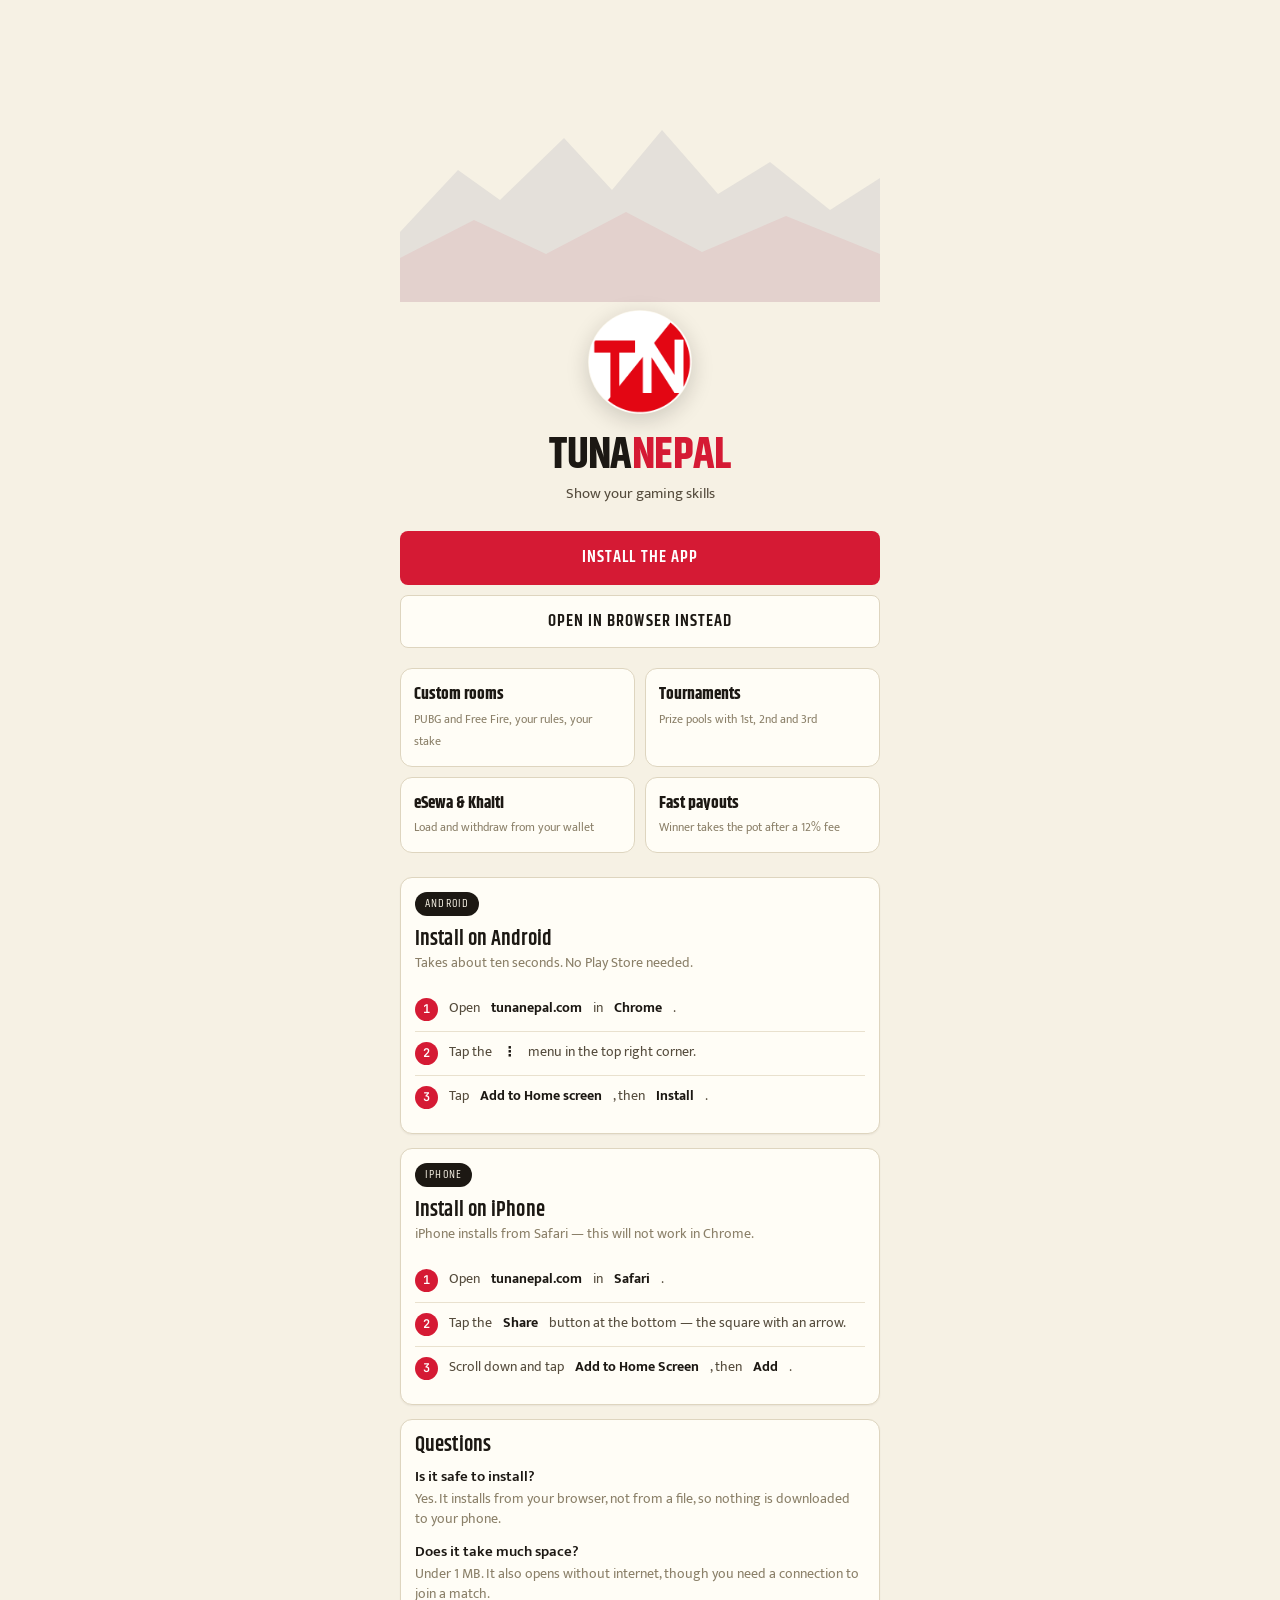
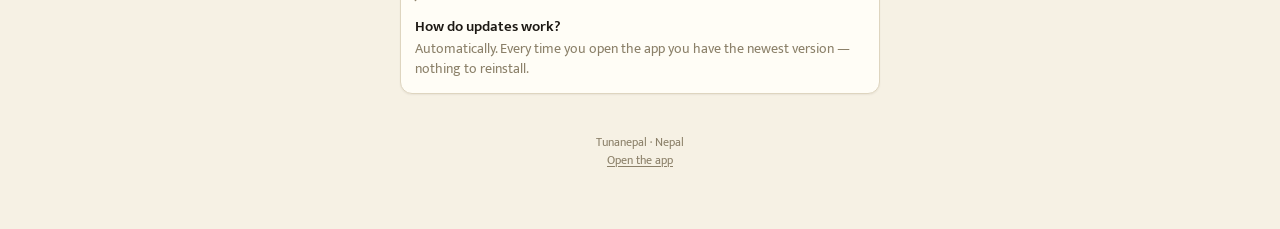
<file: download.html>
<!doctype html>
<html lang="en" data-theme="cream">
<head>
<meta charset="utf-8">
<meta name="viewport" content="width=device-width, initial-scale=1, viewport-fit=cover">
<title>Get the Tunanepal app — Show your gaming skills</title>
<meta name="description" content="Install Tunanepal on your phone. PUBG Mobile and Free Fire custom matches and tournaments in Nepal.">
<meta name="theme-color" content="#F6F1E4">

<meta property="og:title" content="Tunanepal — Show your gaming skills">
<meta property="og:description" content="PUBG Mobile and Free Fire custom matches and tournaments in Nepal.">
<meta property="og:image" content="https://tunanepal.com/icon-512.png">
<meta property="og:url" content="https://tunanepal.com/download.html">
<meta property="og:type" content="website">

<link rel="icon" href="./favicon.ico" sizes="any">
<link rel="apple-touch-icon" href="./apple-touch-icon.png">
<link rel="manifest" href="./manifest.json">

<link rel="preconnect" href="https://fonts.googleapis.com">
<link rel="preconnect" href="https://fonts.gstatic.com" crossorigin>
<link href="https://fonts.googleapis.com/css2?family=Khand:wght@500;600;700&family=Mukta:wght@400;500;600&family=JetBrains+Mono:wght@400;600&display=swap" rel="stylesheet">
<link rel="stylesheet" href="./tokens.css">
<link rel="stylesheet" href="./base.css">

<style>
  body { background: var(--paper); }
  .page { max-width: 520px; margin: 0 auto; padding: 0 20px 60px; }

  /* header sits on a ridgeline, same one as the sign-in screen */
  .hero { position: relative; text-align: center; padding: 42px 0 26px; }
  .hero__art { position: absolute; inset: 0; z-index: 0; overflow: hidden; }
  .hero__art svg { width: 100%; height: 100%; }
  .hero > * { position: relative; z-index: 1; }
  .hero img.mark {
    width: 104px; height: 104px; border-radius: 50%;
    box-shadow: 0 6px 22px rgba(28,24,19,.18);
  }
  .hero h1 {
    font-family: var(--display); font-size: 44px; font-weight: 700;
    letter-spacing: -.015em; margin-top: 14px; line-height: .95;
  }
  .hero h1 em { font-style: normal; color: var(--crimson); }
  .hero p { color: var(--ink-2); margin-top: 6px; }

  .card { margin-bottom: 14px; }
  .card h2 { font-size: var(--t-h2); margin-bottom: 3px; }
  .card > p.lead { color: var(--ink-3); font-size: var(--t-sm); margin-bottom: 14px; }

  .platform { display: flex; align-items: center; gap: 9px; margin-bottom: 12px; }
  .platform span.badge {
    padding: 3px 10px; border-radius: 20px;
    background: var(--ink); color: var(--paper);
    font-family: var(--display); font-size: 12px;
    letter-spacing: .1em; text-transform: uppercase;
  }

  ol.steps { list-style: none; margin: 0; padding: 0; }
  ol.steps li {
    display: flex; gap: 11px; align-items: flex-start;
    padding: 10px 0; border-bottom: 1px solid var(--line-soft);
    font-size: var(--t-sm); color: var(--ink-2);
  }
  ol.steps li:last-child { border-bottom: 0; }
  ol.steps b { color: var(--ink); }
  ol.steps i {
    flex-shrink: 0; width: 23px; height: 23px; font-style: normal;
    display: grid; place-items: center; border-radius: 50%;
    background: var(--crimson); color: #fff;
    font-family: var(--mono); font-size: 12px; font-weight: 600;
  }

  a.btn { text-decoration: none; }
  .feat { display: grid; grid-template-columns: repeat(2, 1fr); gap: 10px; margin: 20px 0 24px; }
  .feat div {
    padding: 13px; border: 1px solid var(--line);
    border-radius: var(--r); background: var(--card);
  }
  .feat b { display: block; font-family: var(--display); font-size: 17px; color: var(--ink); }
  .feat small { color: var(--ink-3); font-size: var(--t-xs); }

  footer { text-align: center; color: var(--ink-3); font-size: var(--t-xs); padding-top: 26px; }
  footer a { color: var(--ink-3); }
</style>
</head>
<body>

<div class="page">

  <header class="hero">
    <div class="hero__art" aria-hidden="true">
      <svg viewBox="0 0 480 260" preserveAspectRatio="xMidYMax slice">
        <path d="M0 190 L58 128 L100 158 L164 96 L212 148 L262 88 L318 152 L370 120 L430 168 L480 136 L480 260 L0 260 Z"
              fill="#2C3A72" opacity=".09"/>
        <path d="M0 216 L74 178 L146 212 L226 170 L302 210 L386 174 L480 212 L480 260 L0 260 Z"
              fill="#D51A34" opacity=".08"/>
      </svg>
    </div>
    <img class="mark" src="./logo.png" alt="Tunanepal" width="104" height="104">
    <h1>TUNA<em>NEPAL</em></h1>
    <p>Show your gaming skills</p>
  </header>

  <a class="btn" id="installBtn" href="./" style="margin-bottom:10px">Install the app</a>
  <a class="btn btn--ghost" href="./">Open in browser instead</a>

  <div class="feat">
    <div><b>Custom rooms</b><small>PUBG and Free Fire, your rules, your stake</small></div>
    <div><b>Tournaments</b><small>Prize pools with 1st, 2nd and 3rd</small></div>
    <div><b>eSewa &amp; Khalti</b><small>Load and withdraw from your wallet</small></div>
    <div><b>Fast payouts</b><small>Winner takes the pot after a 12% fee</small></div>
  </div>

  <!-- ANDROID -->
  <section class="card" id="androidCard">
    <div class="platform"><span class="badge">Android</span></div>
    <h2>Install on Android</h2>
    <p class="lead">Takes about ten seconds. No Play Store needed.</p>
    <ol class="steps">
      <li><i>1</i>Open <b>tunanepal.com</b> in <b>Chrome</b>.</li>
      <li><i>2</i>Tap the <b>⋮</b> menu in the top right corner.</li>
      <li><i>3</i>Tap <b>Add to Home screen</b>, then <b>Install</b>.</li>
    </ol>
    <div id="apkBlock"></div>
  </section>

  <!-- IPHONE -->
  <section class="card" id="iosCard">
    <div class="platform"><span class="badge">iPhone</span></div>
    <h2>Install on iPhone</h2>
    <p class="lead">iPhone installs from Safari — this will not work in Chrome.</p>
    <ol class="steps">
      <li><i>1</i>Open <b>tunanepal.com</b> in <b>Safari</b>.</li>
      <li><i>2</i>Tap the <b>Share</b> button at the bottom — the square with an arrow.</li>
      <li><i>3</i>Scroll down and tap <b>Add to Home Screen</b>, then <b>Add</b>.</li>
    </ol>
  </section>

  <section class="card">
    <h2>Questions</h2>
    <div style="margin-top:10px">
      <p style="font-weight:600;color:var(--ink)">Is it safe to install?</p>
      <p class="small muted" style="margin-bottom:12px">Yes. It installs from your
        browser, not from a file, so nothing is downloaded to your phone.</p>

      <p style="font-weight:600;color:var(--ink)">Does it take much space?</p>
      <p class="small muted" style="margin-bottom:12px">Under 1 MB. It also opens
        without internet, though you need a connection to join a match.</p>

      <p style="font-weight:600;color:var(--ink)">How do updates work?</p>
      <p class="small muted">Automatically. Every time you open the app you have
        the newest version — nothing to reinstall.</p>
    </div>
  </section>

  <footer>
    Tunanepal · Nepal<br>
    <a href="./">Open the app</a>
  </footer>
</div>

<script type="module">
  import { APK_URL } from './config.js';

  const ua = navigator.userAgent || '';
  const isIOS = /iPad|iPhone|iPod/.test(ua) && !window.MSStream;
  const isAndroid = /Android/i.test(ua);

  /* Lead with the section that matches the phone in their hand. */
  if (isIOS) document.getElementById('iosCard')
    .parentNode.insertBefore(document.getElementById('iosCard'),
                             document.getElementById('androidCard'));
  if (isAndroid) document.getElementById('iosCard').style.opacity = '.62';
  if (isIOS) document.getElementById('androidCard').style.opacity = '.62';

  /* Offer the APK only when one is actually hosted. */
  if (APK_URL) {
    document.getElementById('apkBlock').innerHTML = `
      <p class="small muted" style="margin:14px 0 8px">
        Prefer a file you can share? Download the app directly. Your phone will
        ask you to allow installing from this source — tap allow, it is expected.
      </p>
      <a class="btn btn--marigold" href="${APK_URL}" download>Download APK for Android</a>`;
  }

  /* Chrome hands us a real install prompt when the app qualifies. */
  let deferred = null;
  const btn = document.getElementById('installBtn');

  window.addEventListener('beforeinstallprompt', (e) => {
    e.preventDefault();
    deferred = e;
    btn.textContent = 'Install the app';
  });

  btn.addEventListener('click', async (e) => {
    if (deferred) {
      e.preventDefault();
      deferred.prompt();
      await deferred.userChoice;
      deferred = null;
      return;
    }
    if (isIOS) {
      e.preventDefault();
      document.getElementById('iosCard').scrollIntoView({ behavior: 'smooth' });
    }
    /* otherwise the link falls through and simply opens the app */
  });

  const standalone = window.matchMedia('(display-mode: standalone)').matches
                  || window.navigator.standalone === true;
  if (standalone) { btn.textContent = 'Open Tunanepal'; }
</script>
</body>
</html>
</file>
<file: tokens.css>
/* ═══════════════════════════════════════════════════════════════════════════
   TUNANEPAL · design tokens
   Palette pulled from the Nepali flag: crimson field, indigo border, and the
   marigold of a Tihar garland, laid on unbleached paper cream.
   ═══════════════════════════════════════════════════════════════════════════ */

:root {
  /* surfaces */
  --paper:      #F6F1E4;   /* app background — unbleached paper */
  --card:       #FFFDF6;   /* raised card */
  --card-sunk:  #EFE8D6;   /* inset / track */
  --line:       #DED5BF;   /* hairline */
  --line-soft:  #E9E1CE;

  /* ink */
  --ink:        #1C1813;   /* headings, primary text */
  --ink-2:      #554C3D;   /* body */
  --ink-3:      #8B8069;   /* captions, muted */

  /* accents */
  --crimson:    #D51A34;   /* flag crimson — primary action */
  --crimson-dk: #A31128;
  --crimson-sk: #FBE7E9;   /* crimson tint background */
  --indigo:     #2C3A72;   /* flag border blue — secondary */
  --indigo-sk:  #E6E9F3;
  --marigold:   #E8940C;   /* points, highlights */
  --marigold-sk:#FDF0D9;
  --win:        #14804A;
  --win-sk:     #E2F3E9;
  --loss:       #B3261E;

  /* type */
  --display: 'Khand', 'Mukta', system-ui, sans-serif;
  --body:    'Mukta', system-ui, -apple-system, 'Segoe UI', sans-serif;
  --mono:    'JetBrains Mono', ui-monospace, 'SF Mono', monospace;

  /* scale */
  --t-hero: 34px;
  --t-h1:   27px;
  --t-h2:   21px;
  --t-h3:   18px;
  --t-body: 15px;
  --t-sm:   13.5px;
  --t-xs:   11.5px;

  /* geometry */
  --r-lg: 16px;
  --r:    12px;
  --r-sm: 8px;
  --pad:  18px;
  --shell: 480px;

  --shadow-sm: 0 1px 2px rgba(28, 24, 19, .06);
  --shadow:    0 2px 10px rgba(28, 24, 19, .08);
  --shadow-lg: 0 12px 34px rgba(28, 24, 19, .18);

  --ease: cubic-bezier(.2, .9, .3, 1);
}

/* Optional dark theme — players toggle this from Settings → Theme.
   Only the tokens change; not a single component rule is duplicated. */
[data-theme="dark"] {
  --paper:      #14161F;
  --card:       #1C1F2B;
  --card-sunk:  #262A39;
  --line:       #333849;
  --line-soft:  #2B2F3E;

  --ink:        #F2EFE7;
  --ink-2:      #BDB8AC;
  --ink-3:      #837E73;

  --crimson:    #FF4257;
  --crimson-dk: #D51A34;
  --crimson-sk: #33161C;
  --indigo:     #8CA0E8;
  --indigo-sk:  #1D2338;
  --marigold:   #FFB020;
  --marigold-sk:#332614;
  --win:        #35D08A;
  --win-sk:     #14301F;
  --loss:       #FF8095;

  --shadow-sm: 0 1px 2px rgba(0, 0, 0, .4);
  --shadow:    0 2px 12px rgba(0, 0, 0, .45);
  --shadow-lg: 0 14px 38px rgba(0, 0, 0, .6);
}
</file>
<file: base.css>
/* ═══════════════════════════════════════════════════════════════════════════
   TUNANEPAL · base + components
   ═══════════════════════════════════════════════════════════════════════════ */

*, *::before, *::after { box-sizing: border-box; margin: 0; padding: 0; }
html, body { height: 100%; }

body {
  font-family: var(--body);
  font-size: var(--t-body);
  line-height: 1.5;
  color: var(--ink-2);
  background: var(--paper);
  -webkit-tap-highlight-color: transparent;
  -webkit-font-smoothing: antialiased;
  overscroll-behavior-y: none;
}

h1, h2, h3, h4, .display {
  font-family: var(--display);
  font-weight: 600;
  line-height: 1.08;
  color: var(--ink);
  letter-spacing: .005em;
}
h1 { font-size: var(--t-h1); }
h2 { font-size: var(--t-h2); }
h3 { font-size: var(--t-h3); }

.mono { font-family: var(--mono); font-variant-numeric: tabular-nums; letter-spacing: -.02em; }
.muted { color: var(--ink-3); }
.small { font-size: var(--t-sm); }
.xs { font-size: var(--t-xs); }
.center { text-align: center; }
.grow { flex: 1; min-width: 0; }
.stack > * + * { margin-top: 10px; }
.row { display: flex; align-items: center; gap: 10px; }
.spread { display: flex; align-items: center; justify-content: space-between; gap: 12px; }
.truncate { overflow: hidden; text-overflow: ellipsis; white-space: nowrap; }
[hidden] { display: none !important; }

.eyebrow {
  font-family: var(--display);
  font-size: var(--t-xs);
  font-weight: 600;
  letter-spacing: .2em;
  text-transform: uppercase;
  color: var(--ink-3);
}

a { color: var(--indigo); text-decoration-thickness: 1px; text-underline-offset: 2px; }

:focus-visible { outline: 2px solid var(--indigo); outline-offset: 2px; border-radius: 3px; }

/* ─────────────────────────────────────────────────────── signature: pennant
   Nepal flies the only non-rectangular national flag — two stacked pennants.
   Every status tag in Tunanepal is cut to that silhouette. It is the one
   ornament in the app; everything else stays flat and quiet.               */
.pennant {
  display: inline-flex;
  align-items: center;
  gap: 5px;
  padding: 3px 20px 3px 10px;
  font-family: var(--display);
  font-size: var(--t-xs);
  font-weight: 600;
  letter-spacing: .1em;
  text-transform: uppercase;
  color: #fff;
  background: var(--crimson);
  clip-path: polygon(0 0, 100% 0, 74% 50%, 100% 100%, 0 100%);
}
.pennant--indigo   { background: var(--indigo); }
.pennant--marigold { background: var(--marigold); color: #2A1B00; }
.pennant--win      { background: var(--win); }
.pennant--quiet    { background: var(--card-sunk); color: var(--ink-3); }

/* ───────────────────────────────────────────────────────────────── surfaces */
.card {
  background: var(--card);
  border: 1px solid var(--line);
  border-radius: var(--r);
  padding: 14px;
  box-shadow: var(--shadow-sm);
}
.card--flush { padding: 0; overflow: hidden; }
.card--quiet { background: transparent; box-shadow: none; }

.divider { height: 1px; background: var(--line-soft); border: 0; margin: 14px 0; }

/* ─────────────────────────────────────────────────────────────────── forms */
.field { display: block; margin-bottom: 14px; }
.field > .label {
  display: block;
  font-size: var(--t-sm);
  font-weight: 500;
  color: var(--ink-2);
  margin-bottom: 5px;
}
.field > .hint { display: block; font-size: var(--t-xs); color: var(--ink-3); margin-top: 5px; }

input[type=text], input[type=tel], input[type=number],
input[type=password], select, textarea {
  width: 100%;
  padding: 11px 12px;
  font-family: var(--body);
  font-size: 16px;               /* 16px keeps iOS from zooming on focus */
  color: var(--ink);
  background: var(--card);
  border: 1px solid var(--line);
  border-radius: var(--r-sm);
  transition: border-color .15s, box-shadow .15s;
}
input:focus, select:focus, textarea:focus {
  border-color: var(--indigo);
  box-shadow: 0 0 0 3px var(--indigo-sk);
  outline: none;
}
input::placeholder, textarea::placeholder { color: var(--ink-3); }
input.mono, .field input.mono { font-family: var(--mono); letter-spacing: .03em; }
textarea { min-height: 88px; resize: vertical; font-size: 15px; }
select {
  appearance: none;
  background-image:
    linear-gradient(45deg, transparent 50%, var(--ink-3) 50%),
    linear-gradient(135deg, var(--ink-3) 50%, transparent 50%);
  background-position: right 15px center, right 10px center;
  background-size: 5px 5px, 5px 5px;
  background-repeat: no-repeat;
  padding-right: 34px;
}

/* segmented choice — used for 1v1/2v2/4v4, gun type, yes/no toggles */
.seg { display: flex; gap: 6px; flex-wrap: wrap; }
.seg button {
  flex: 1 1 auto;
  min-width: 62px;
  padding: 9px 12px;
  font-family: var(--display);
  font-size: 15px;
  font-weight: 600;
  letter-spacing: .05em;
  text-transform: uppercase;
  color: var(--ink-2);
  background: var(--card);
  border: 1px solid var(--line);
  border-radius: var(--r-sm);
  cursor: pointer;
  transition: all .14s var(--ease);
}
.seg button:hover { border-color: var(--ink-3); }
.seg button[aria-pressed="true"] {
  background: var(--ink);
  border-color: var(--ink);
  color: var(--paper);
}
.seg--yn button[aria-pressed="true"] { background: var(--indigo); border-color: var(--indigo); color: #fff; }

/* ────────────────────────────────────────────────────────────────── buttons */
.btn {
  display: inline-flex;
  align-items: center;
  justify-content: center;
  gap: 8px;
  width: 100%;
  padding: 13px 18px;
  font-family: var(--display);
  font-size: 17px;
  font-weight: 600;
  letter-spacing: .06em;
  text-transform: uppercase;
  color: #fff;
  background: var(--crimson);
  border: 1px solid transparent;
  border-radius: var(--r-sm);
  cursor: pointer;
  transition: transform .1s var(--ease), filter .14s, background .14s;
}
.btn:hover { filter: brightness(1.06); }
.btn:active { transform: translateY(1px); }
.btn:disabled { opacity: .45; cursor: not-allowed; filter: none; transform: none; }

.btn--ghost   { background: var(--card); color: var(--ink); border-color: var(--line); }
.btn--ghost:hover { border-color: var(--ink-3); filter: none; }
.btn--indigo  { background: var(--indigo); }
.btn--marigold{ background: var(--marigold); color: #2A1B00; }
.btn--win     { background: var(--win); }
.btn--sm      { width: auto; padding: 8px 14px; font-size: 14px; }
.btn--wide    { width: 100%; }

/* ───────────────────────────────────────────────────────────────── feedback */
.alert {
  padding: 10px 12px;
  border-radius: var(--r-sm);
  font-size: var(--t-sm);
  margin-bottom: 12px;
  border: 1px solid;
}
.alert--bad  { background: var(--crimson-sk); border-color: #F0BEC4; color: var(--crimson-dk); }
.alert--good { background: var(--win-sk); border-color: #B6DEC7; color: var(--win); }
.alert--info { background: var(--indigo-sk); border-color: #C6CFE6; color: var(--indigo); }
[data-theme="dark"] .alert--bad  { border-color: #5A2530; color: #FF8095; }
[data-theme="dark"] .alert--good { border-color: #1F4D33; }
[data-theme="dark"] .alert--info { border-color: #303A5C; }

.pill {
  display: inline-block;
  padding: 3px 9px;
  border-radius: 20px;
  font-size: var(--t-xs);
  font-weight: 600;
  letter-spacing: .07em;
  text-transform: uppercase;
  background: var(--card-sunk);
  color: var(--ink-3);
}
.pill--win   { background: var(--win-sk); color: var(--win); }
.pill--wait  { background: var(--marigold-sk); color: #9A6200; }
.pill--bad   { background: var(--crimson-sk); color: var(--crimson-dk); }
.pill--info  { background: var(--indigo-sk); color: var(--indigo); }
[data-theme="dark"] .pill--wait { color: var(--marigold); }
[data-theme="dark"] .pill--bad  { color: var(--crimson); }

.empty { text-align: center; padding: 44px 20px; }
.empty .display { font-size: var(--t-h2); margin-bottom: 4px; }
.empty p { color: var(--ink-3); font-size: var(--t-sm); }

.skeleton {
  background: linear-gradient(90deg, var(--card-sunk), var(--line-soft), var(--card-sunk));
  background-size: 200% 100%;
  border-radius: var(--r);
  animation: shimmer 1.4s linear infinite;
}
@keyframes shimmer { to { background-position: -200% 0; } }

/* ───────────────────────────────────────────────────────────────── avatars */
.avatar {
  display: grid;
  place-items: center;
  width: 38px; height: 38px;
  flex-shrink: 0;
  border-radius: 50%;
  overflow: hidden;
  background: var(--card-sunk);
  color: var(--ink-3);
  font-family: var(--display);
  font-size: 16px;
  font-weight: 600;
  border: 2px solid var(--crimson);
}
.avatar img { width: 100%; height: 100%; object-fit: cover; }
.avatar--lg { width: 94px; height: 94px; font-size: 36px; border-width: 3px; }
.avatar--sm { width: 28px; height: 28px; font-size: 12px; border-width: 1.5px; }

/* ─────────────────────────────────────────────────────────── bottom sheet */
.sheet-scrim {
  position: fixed; inset: 0; z-index: 80;
  display: flex; align-items: flex-end; justify-content: center;
  background: rgba(28, 24, 19, .5);
  backdrop-filter: blur(2px);
  animation: fade .18s ease both;
}
.sheet {
  width: 100%; max-width: var(--shell);
  max-height: 90dvh; overflow-y: auto;
  padding: 20px var(--pad) max(22px, env(safe-area-inset-bottom));
  background: var(--paper);
  border-radius: var(--r-lg) var(--r-lg) 0 0;
  border-top: 3px solid var(--crimson);
  box-shadow: var(--shadow-lg);
  animation: slideUp .26s var(--ease) both;
}
.sheet__grip {
  width: 38px; height: 4px; border-radius: 3px;
  background: var(--line); margin: -8px auto 14px;
}
.sheet h2 { margin-bottom: 3px; }
.sheet .sheet__sub { color: var(--ink-3); font-size: var(--t-sm); margin-bottom: 16px; }

@keyframes fade { from { opacity: 0; } }
@keyframes slideUp { from { transform: translateY(100%); } }

/* ──────────────────────────────────────────────────────────────── toast */
.toast {
  position: fixed; left: 50%; bottom: 88px;
  transform: translateX(-50%);
  z-index: 90;
  width: calc(100% - 40px); max-width: 340px;
  padding: 12px 16px;
  border-radius: var(--r-sm);
  background: var(--ink);
  color: var(--paper);
  font-size: var(--t-sm);
  font-weight: 500;
  box-shadow: var(--shadow-lg);
  animation: toastIn .22s var(--ease) both;
}
.toast--bad  { background: var(--crimson); color: #fff; }
.toast--good { background: var(--win); color: #fff; }
@keyframes toastIn { from { opacity: 0; transform: translate(-50%, 12px); } }

/* ─────────────────────────────────────────────────────── key/value rows */
.kv {
  display: flex; justify-content: space-between; align-items: baseline; gap: 14px;
  padding: 10px 0;
  border-bottom: 1px solid var(--line-soft);
}
.kv:last-child { border-bottom: 0; }
.kv > span { color: var(--ink-3); font-size: var(--t-sm); }
.kv > b { color: var(--ink); font-weight: 600; text-align: right; }

.listrow {
  display: flex; align-items: center; gap: 12px;
  padding: 12px 0;
  border-bottom: 1px solid var(--line-soft);
}
.listrow:last-child { border-bottom: 0; }
.listrow b { display: block; color: var(--ink); font-weight: 600; }
.listrow small { display: block; color: var(--ink-3); font-size: var(--t-sm); }

.amount { font-family: var(--mono); font-variant-numeric: tabular-nums; white-space: nowrap; font-weight: 600; }
.amount--up { color: var(--win); }
.amount--down { color: var(--loss); }
[data-theme="dark"] .amount--down { color: var(--crimson); }

@media (prefers-reduced-motion: reduce) {
  *, *::before, *::after { animation-duration: .01ms !important; transition-duration: .01ms !important; }
}

/* ─────────────────────────────────────────────────── auth: link buttons ── */
.linkbtn {
  background: none; border: 0; padding: 0;
  color: var(--indigo); font: inherit; font-weight: 600;
  cursor: pointer; text-decoration: underline; text-underline-offset: 2px;
}
.linkbtn:hover { color: var(--crimson); }

/* the 6-digit code field: wide tracking so digits read as separate boxes */
input.otp {
  text-align: center;
  font-size: 27px;
  font-weight: 600;
  letter-spacing: .42em;
  padding-left: .42em;          /* balances the trailing letter-space */
}
</file>
